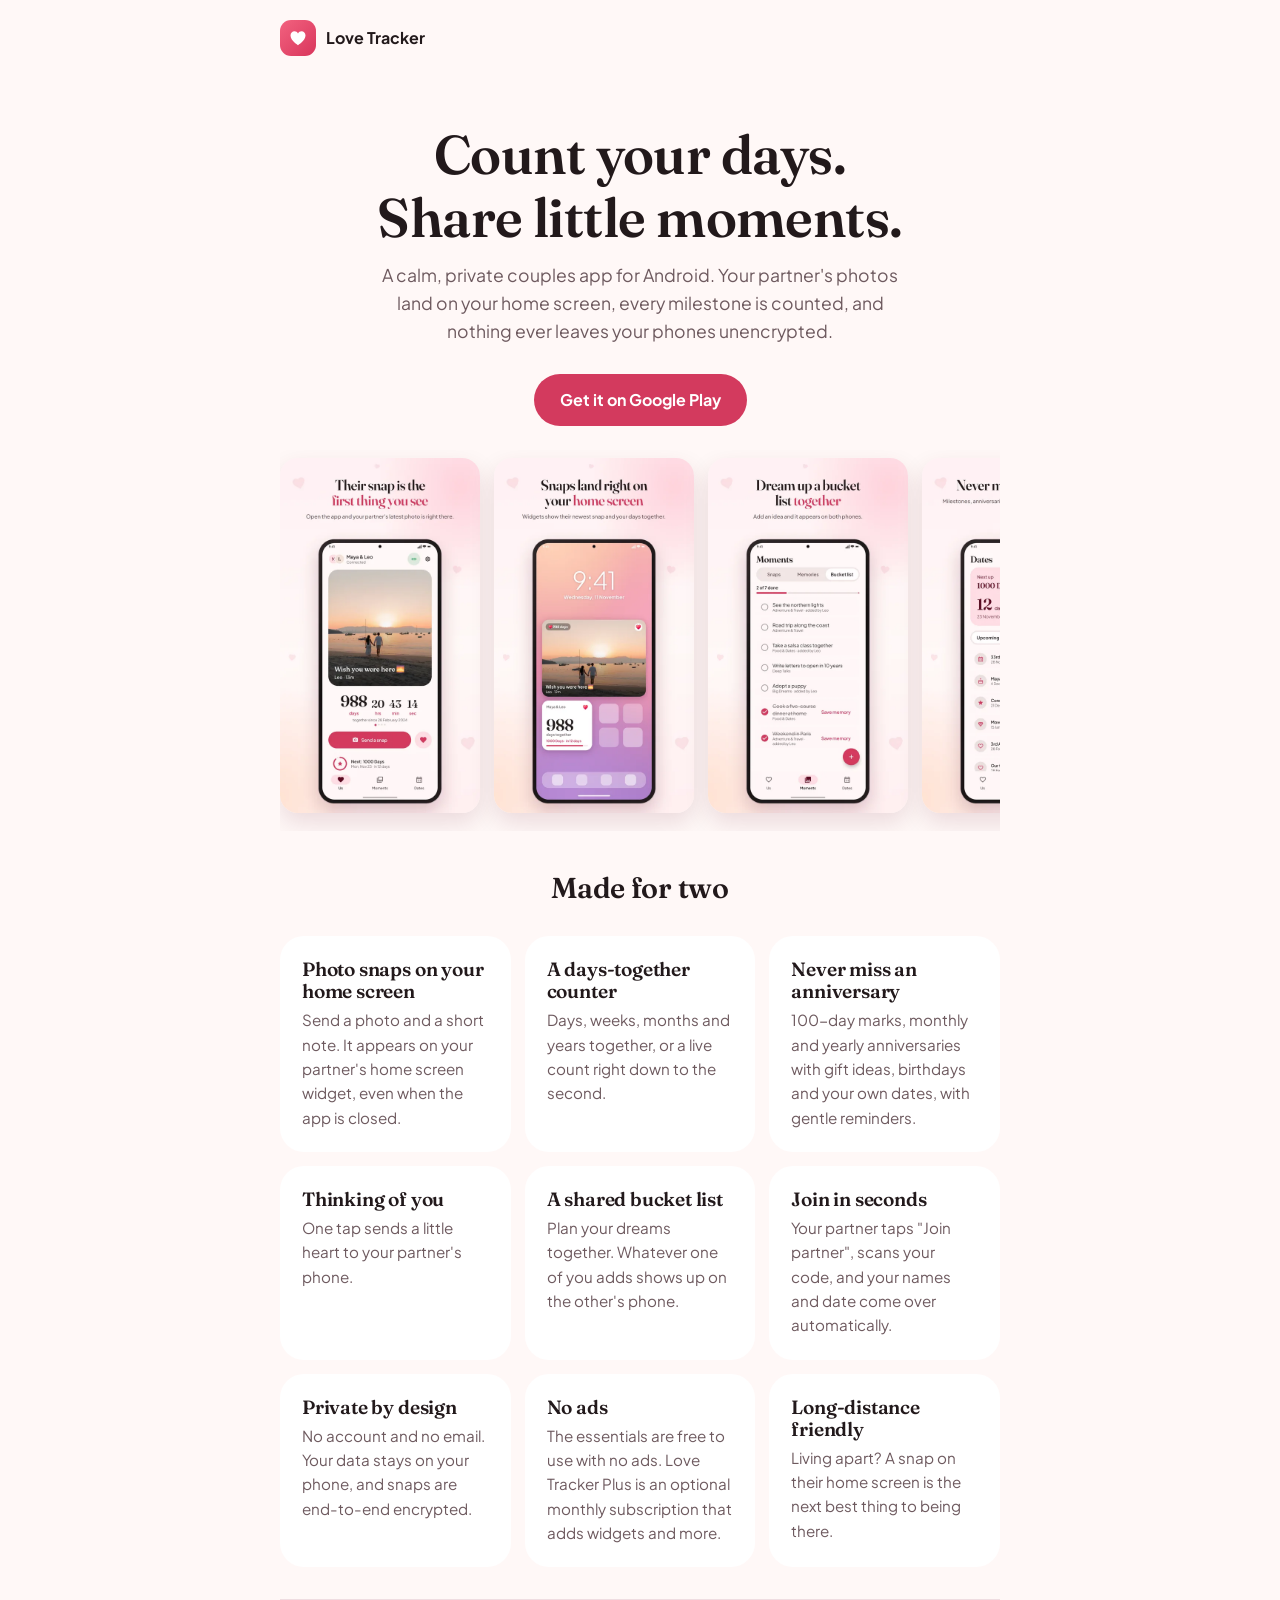
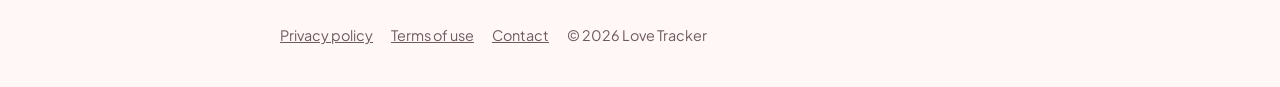
<file: index.html>
<!doctype html>
<html lang="en">
<head>
  <meta charset="utf-8">
  <meta name="google-site-verification" content="Z-P4SJYB1-ysEVl-TjxE2D0aKVkSlCfbXEGhFH1Hl5w">
  <meta name="viewport" content="width=device-width, initial-scale=1">
  <title>Love Tracker: Couple Widget &amp; Days Together Counter</title>
  <meta name="description" content="A private couples app for Android. Send photo snaps to your partner's home screen widget, count your days together and never miss an anniversary. No account, no ads.">
  <link rel="canonical" href="https://naeemsabir1.github.io/love-tracker-site/">
  <meta name="robots" content="index, follow, max-image-preview:large">
  <meta name="theme-color" content="#d33a5e">

  <meta property="og:type" content="website">
  <meta property="og:site_name" content="Love Tracker">
  <meta property="og:title" content="Love Tracker: Couple Widget &amp; Days Together Counter">
  <meta property="og:description" content="Send photo snaps to your partner's home screen, count your days together and never miss an anniversary. Private, no account, no ads.">
  <meta property="og:url" content="https://naeemsabir1.github.io/love-tracker-site/">
  <meta property="og:image" content="https://naeemsabir1.github.io/love-tracker-site/og-image.png">
  <meta property="og:image:width" content="1024">
  <meta property="og:image:height" content="500">
  <meta property="og:image:alt" content="Love Tracker app icon with the words: Count your days. Share little moments.">
  <meta name="twitter:card" content="summary_large_image">
  <meta name="twitter:title" content="Love Tracker: Couple Widget &amp; Days Together Counter">
  <meta name="twitter:description" content="Photo snaps on your partner's home screen, a days-together counter and anniversary reminders. Private, no ads.">
  <meta name="twitter:image" content="https://naeemsabir1.github.io/love-tracker-site/og-image.png">

  <link rel="icon" type="image/png" sizes="48x48" href="favicon.png">
  <link rel="icon" type="image/png" sizes="192x192" href="icon-192.png">
  <link rel="apple-touch-icon" href="apple-touch-icon.png">

  <script type="application/ld+json">
  {
    "@context": "https://schema.org",
    "@type": "MobileApplication",
    "name": "Love Tracker: Couple Widget",
    "alternateName": "Love Tracker",
    "operatingSystem": "Android",
    "applicationCategory": "LifestyleApplication",
    "description": "A private couples app: send photo snaps to your partner's home screen widget, count your days together, plan a shared bucket list and never miss an anniversary.",
    "url": "https://naeemsabir1.github.io/love-tracker-site/",
    "installUrl": "https://play.google.com/store/apps/details?id=com.naeemsabir.lovetracker",
    "image": "https://naeemsabir1.github.io/love-tracker-site/icon-192.png",
    "screenshot": "https://naeemsabir1.github.io/love-tracker-site/img/01-home.webp",
    "offers": { "@type": "Offer", "price": "0", "priceCurrency": "USD" },
    "author": { "@type": "Organization", "name": "Love Tracker", "email": "nsabir.studios@gmail.com" }
  }
  </script>

  <link rel="preconnect" href="https://fonts.googleapis.com">
  <link rel="preconnect" href="https://fonts.gstatic.com" crossorigin>
  <link href="https://fonts.googleapis.com/css2?family=Fraunces:opsz,wght@9..144,600&family=Plus+Jakarta+Sans:wght@400;600;700&display=swap" rel="stylesheet">
  <link rel="stylesheet" href="style.css">
</head>
<body>
  <div class="wrap">
    <header class="top">
      <a href="./"><span class="logo"><svg viewBox="0 0 24 24" fill="#fff" aria-hidden="true"><path d="M12 20.6S3 15.1 3 9c0-2.8 2.2-5 4.8-5 1.8 0 3.3 1 4.2 2.5C12.9 5 14.4 4 16.2 4 18.8 4 21 6.2 21 9c0 6.1-9 11.6-9 11.6z"/></svg></span>Love Tracker</a>
    </header>

    <main>
      <section class="hero">
        <h1>Count your days.<br>Share little moments.</h1>
        <p>A calm, private couples app for Android. Your partner's photos land on your home screen, every milestone is counted, and nothing ever leaves your phones unencrypted.</p>
        <a class="btn" href="https://play.google.com/store/apps/details?id=com.naeemsabir.lovetracker">Get it on Google Play</a>
      </section>

      <section class="shots" aria-label="App screenshots">
        <img src="img/01-home.webp" width="540" height="960" alt="Home screen with the partner's latest photo snap and a live days-together counter">
        <img src="img/02-widgets.webp" width="540" height="960" alt="Android home screen with the Love Tracker photo widget and days-together widget" loading="lazy">
        <img src="img/04-bucket-list.webp" width="540" height="960" alt="Shared couples bucket list" loading="lazy">
        <img src="img/05-dates.webp" width="540" height="960" alt="Upcoming anniversaries, birthdays and milestones" loading="lazy">
      </section>

      <h2 class="center">Made for two</h2>
      <div class="grid">
        <div class="card"><h3>Photo snaps on your home screen</h3><p>Send a photo and a short note. It appears on your partner's home screen widget, even when the app is closed.</p></div>
        <div class="card"><h3>A days-together counter</h3><p>Days, weeks, months and years together, or a live count right down to the second.</p></div>
        <div class="card"><h3>Never miss an anniversary</h3><p>100-day marks, monthly and yearly anniversaries with gift ideas, birthdays and your own dates, with gentle reminders.</p></div>
        <div class="card"><h3>Thinking of you</h3><p>One tap sends a little heart to your partner's phone.</p></div>
        <div class="card"><h3>A shared bucket list</h3><p>Plan your dreams together. Whatever one of you adds shows up on the other's phone.</p></div>
        <div class="card"><h3>Join in seconds</h3><p>Your partner taps "Join partner", scans your code, and your names and date come over automatically.</p></div>
        <div class="card"><h3>Private by design</h3><p>No account and no email. Your data stays on your phone, and snaps are end-to-end encrypted.</p></div>
        <div class="card"><h3>No ads</h3><p>The essentials are free to use with no ads. Love Tracker Plus is an optional monthly subscription that adds widgets and more.</p></div>
        <div class="card"><h3>Long-distance friendly</h3><p>Living apart? A snap on their home screen is the next best thing to being there.</p></div>
      </div>
    </main>

    <footer>
      <a href="privacy.html">Privacy policy</a>
      <a href="terms.html">Terms of use</a>
      <a href="mailto:nsabir.studios@gmail.com">Contact</a>
      <span>© 2026 Love Tracker</span>
    </footer>
  </div>
</body>
</html>
</file>
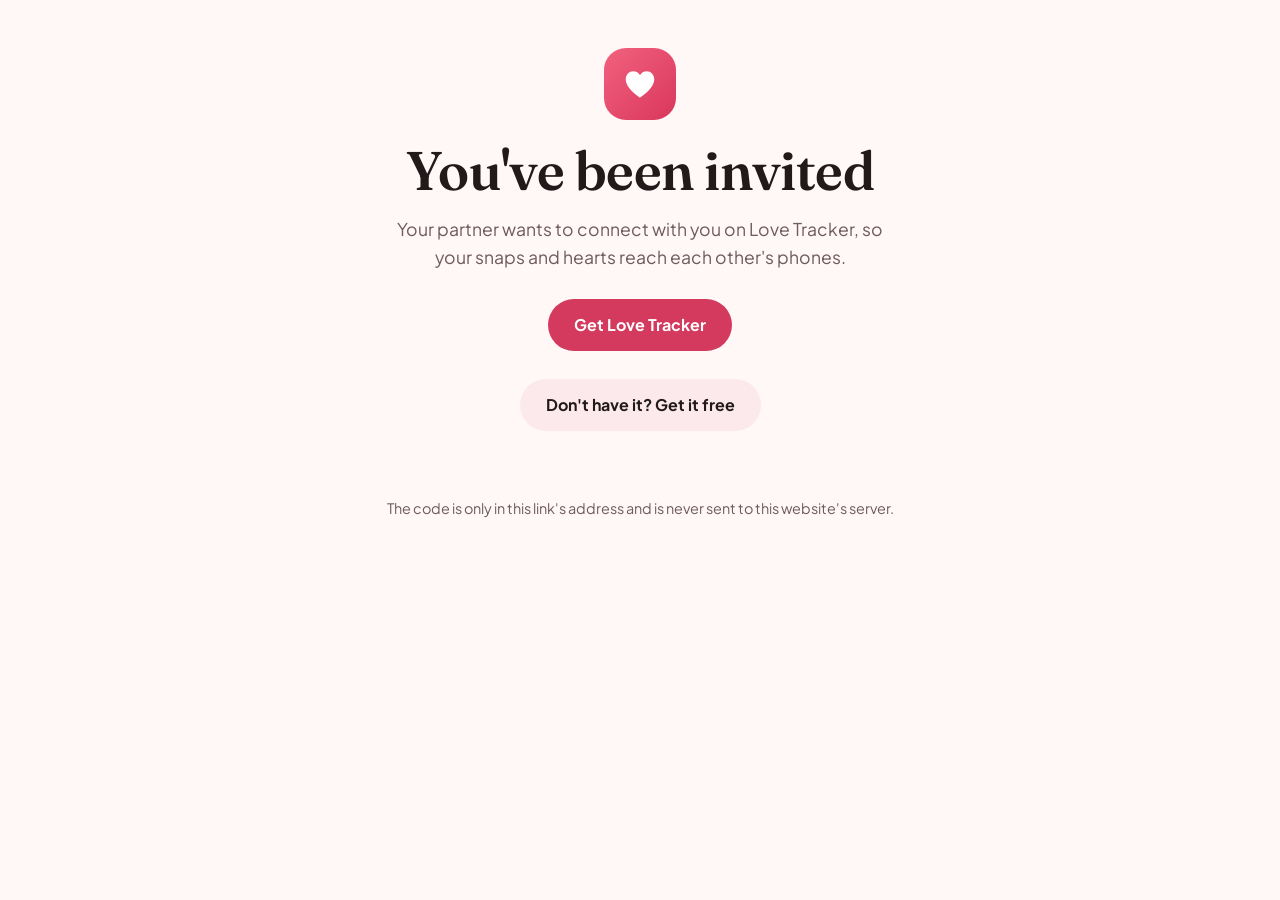
<file: pair/index.html>
<!doctype html>
<html lang="en">
<head>
  <meta charset="utf-8">
  <meta name="viewport" content="width=device-width, initial-scale=1">
  <meta name="robots" content="noindex">
  <title>Join me on Love Tracker</title>
  <meta property="og:title" content="Join me on Love Tracker">
  <meta property="og:description" content="Tap to connect our phones and send each other snaps.">
  <link href="https://fonts.googleapis.com/css2?family=Fraunces:opsz,wght@9..144,600&family=Plus+Jakarta+Sans:wght@400;600;700&display=swap" rel="stylesheet">
  <link rel="stylesheet" href="../style.css">
</head>
<body>
  <div class="wrap center">
    <section class="hero">
      <span class="logo" style="width:72px;height:72px;border-radius:22px;margin:0 auto 20px"><svg viewBox="0 0 24 24" fill="#fff" style="width:38px;height:38px"><path d="M12 20.6S3 15.1 3 9c0-2.8 2.2-5 4.8-5 1.8 0 3.3 1 4.2 2.5C12.9 5 14.4 4 16.2 4 18.8 4 21 6.2 21 9c0 6.1-9 11.6-9 11.6z"/></svg></span>
      <h1>You've been invited</h1>
      <p>Your partner wants to connect with you on Love Tracker, so your snaps and hearts reach each other's phones.</p>
      <p><a id="open" class="btn" href="#">Open in Love Tracker</a></p>
      <p style="margin-top:12px"><a class="btn secondary" href="https://play.google.com/store/apps/details?id=com.naeemsabir.lovetracker">Don't have it? Get it free</a></p>
      <div id="manual" style="margin-top:28px">
        <p>Or, in the app, go to <b>Connect → Their code</b> and enter:</p>
        <div class="code" id="code">—</div>
      </div>
    </section>
    <p style="color:var(--muted);font-size:.9rem">The code is only in this link's address and is never sent to this website's server.</p>
  </div>
  <script>
    // The code lives in the #fragment, which browsers never send to the server.
    var raw = (location.hash || "").replace("#", "").toUpperCase().replace(/[^0-9A-Z]/g, "");
    var pkg = "com.naeemsabir.lovetracker";
    var store = "https://play.google.com/store/apps/details?id=" + pkg;
    var open = document.getElementById("open");
    if (raw.length === 16) {
      document.getElementById("code").textContent = raw.match(/.{1,4}/g).join("-");
      open.href = "intent://pair/" + raw + "#Intent;scheme=lovetracker;package=" + pkg +
        ";S.browser_fallback_url=" + encodeURIComponent(store) + ";end";
    } else {
      document.getElementById("manual").style.display = "none";
      open.href = store;
      open.textContent = "Get Love Tracker";
    }
  </script>
</body>
</html>
</file>
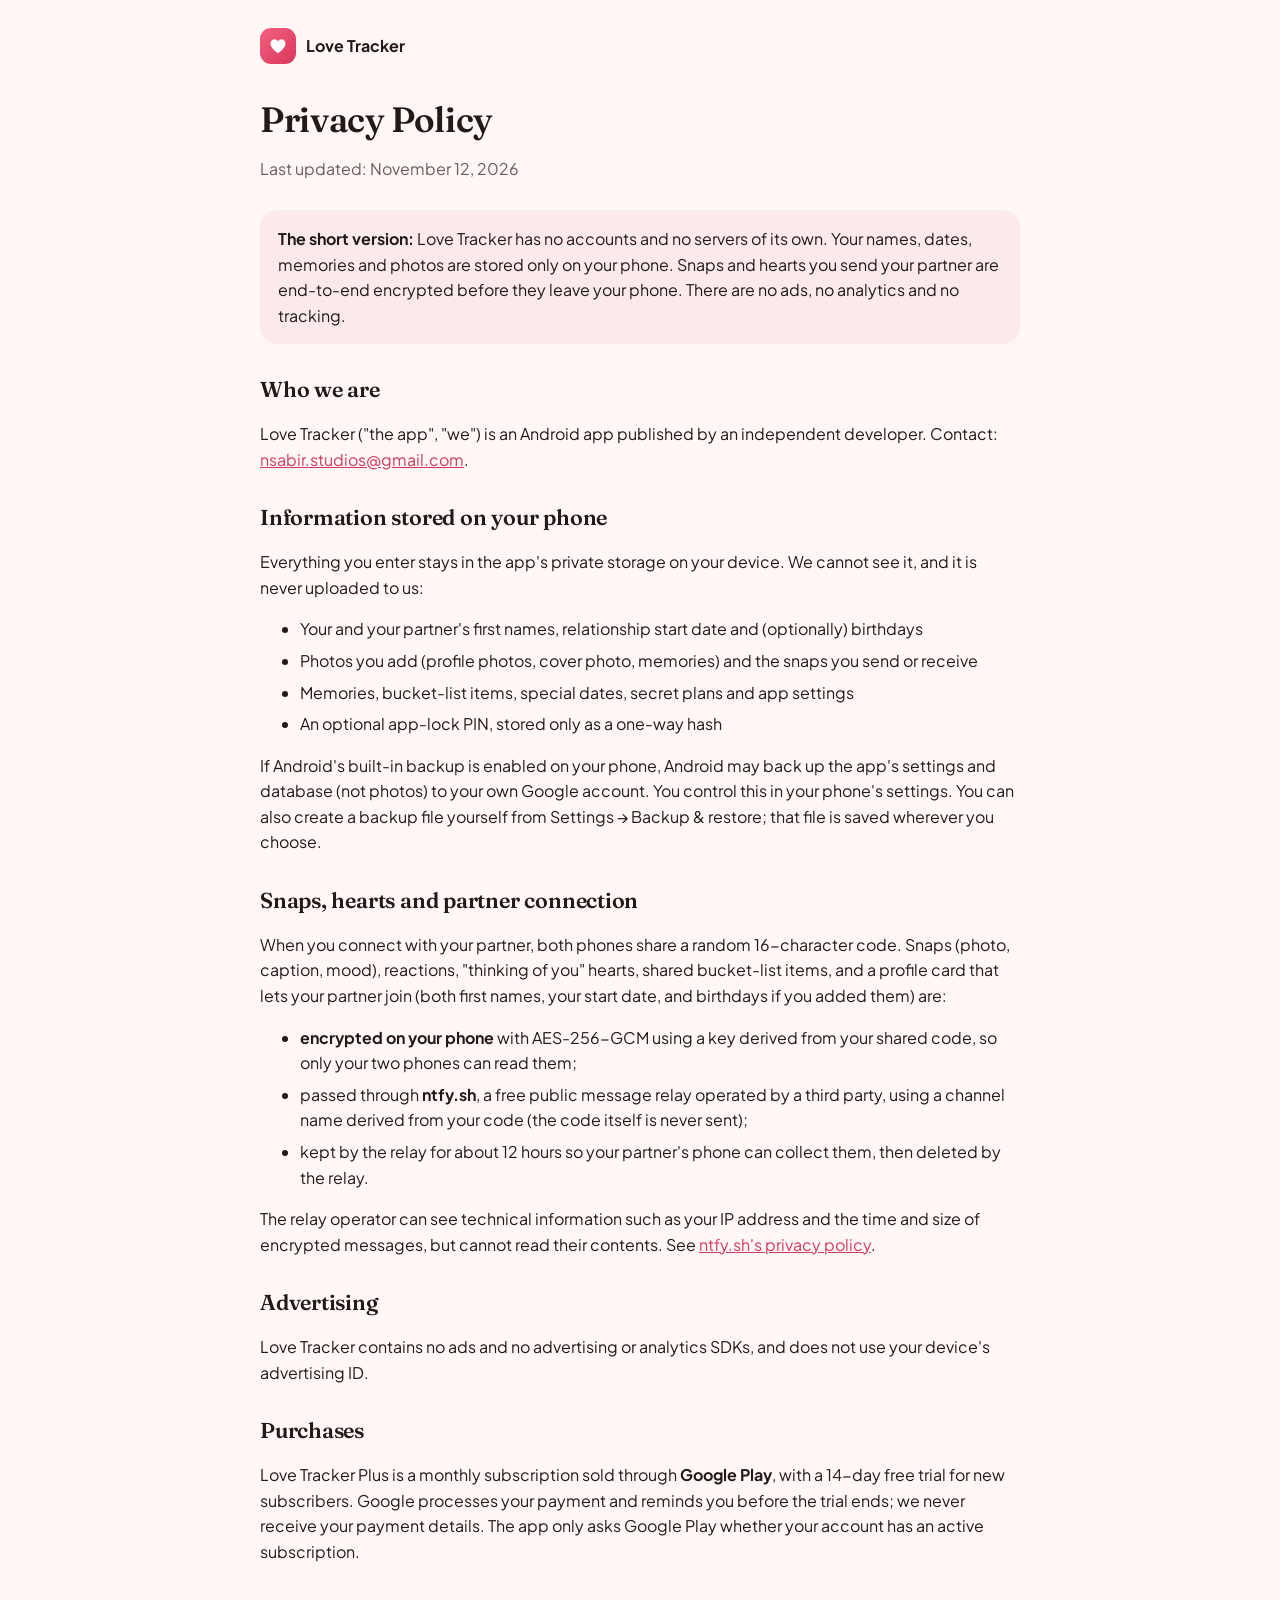
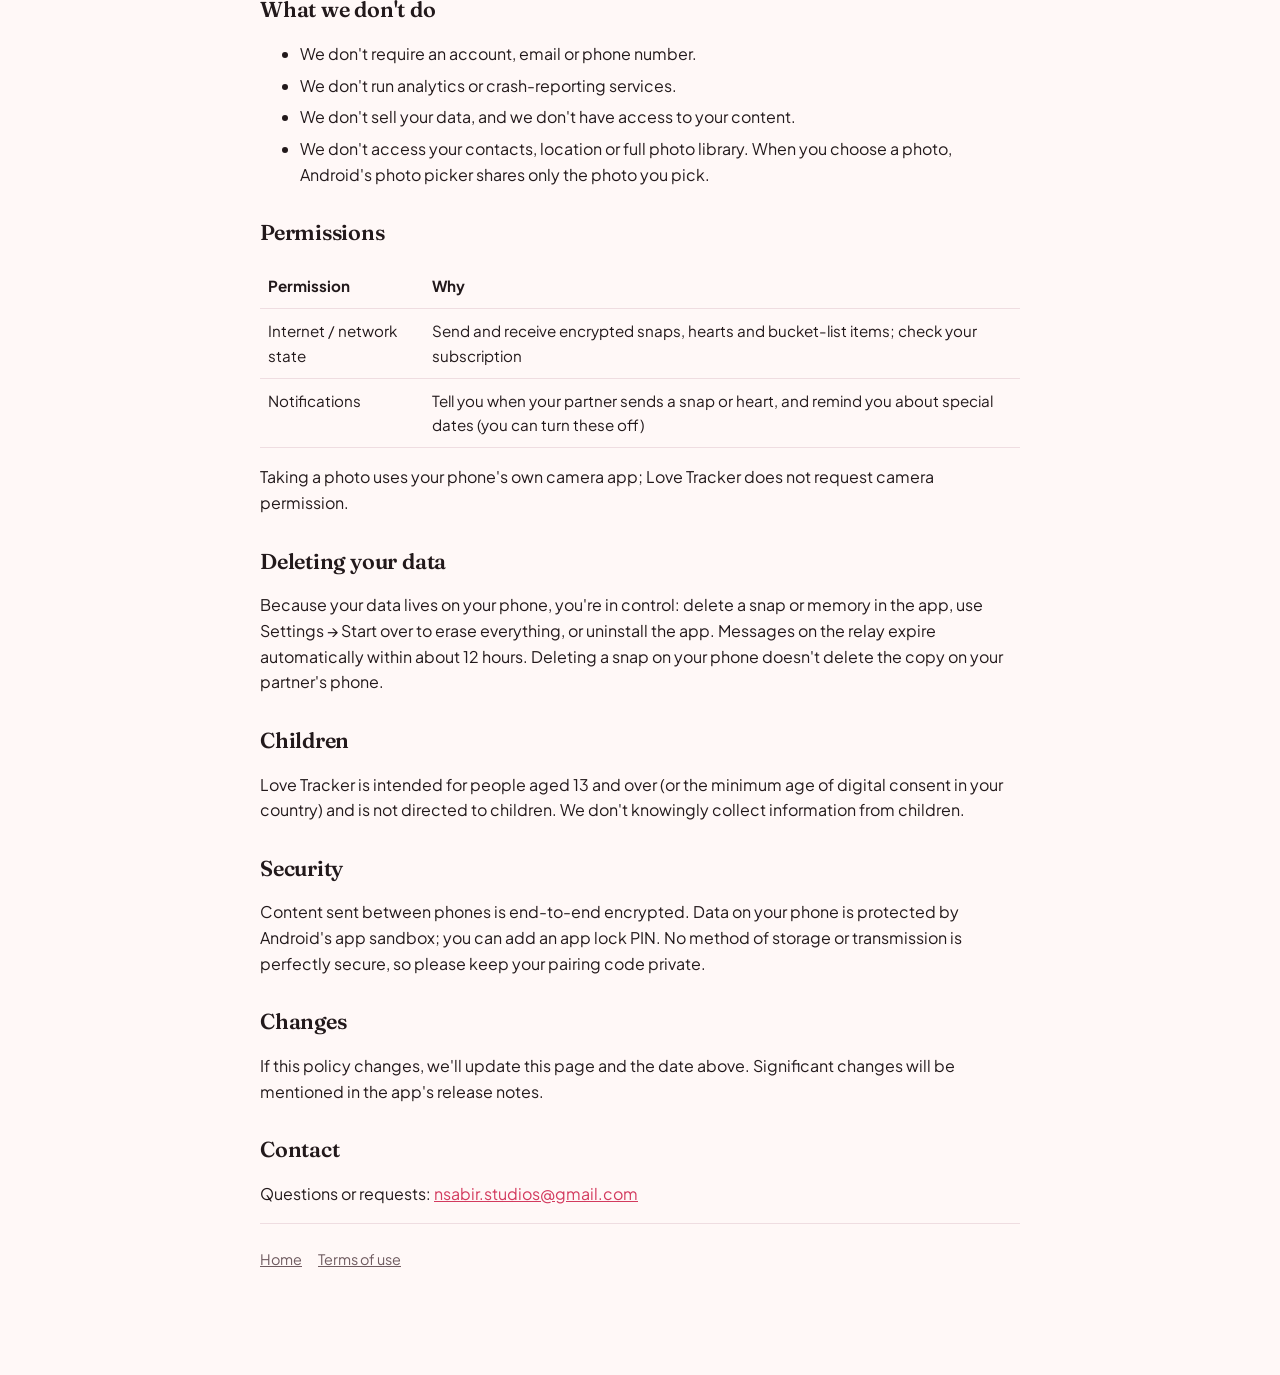
<file: privacy.html>
<!doctype html>
<html lang="en">
<head>
  <meta charset="utf-8">
  <meta name="viewport" content="width=device-width, initial-scale=1">
  <title>Privacy Policy — Love Tracker</title>
  <meta name="description" content="How Love Tracker handles your data: no account, no ads or analytics, everything stored on your phone and snaps end-to-end encrypted.">
  <link rel="canonical" href="https://naeemsabir1.github.io/love-tracker-site/privacy.html">
  <link rel="icon" type="image/png" sizes="48x48" href="favicon.png">
  <link href="https://fonts.googleapis.com/css2?family=Fraunces:opsz,wght@9..144,600&family=Plus+Jakarta+Sans:wght@400;600;700&display=swap" rel="stylesheet">
  <link rel="stylesheet" href="style.css">
</head>
<body>
<div class="wrap doc">
  <header class="top"><a href="./"><span class="logo"><svg viewBox="0 0 24 24" fill="#fff"><path d="M12 20.6S3 15.1 3 9c0-2.8 2.2-5 4.8-5 1.8 0 3.3 1 4.2 2.5C12.9 5 14.4 4 16.2 4 18.8 4 21 6.2 21 9c0 6.1-9 11.6-9 11.6z"/></svg></span>Love Tracker</a></header>
  <h1>Privacy Policy</h1>
  <p class="updated">Last updated: November 12, 2026</p>

  <div class="note">
    <b>The short version:</b> Love Tracker has no accounts and no servers of its own. Your names, dates, memories and photos are stored only on your phone. Snaps and hearts you send your partner are end-to-end encrypted before they leave your phone. There are no ads, no analytics and no tracking.
  </div>

  <h2>Who we are</h2>
  <p>Love Tracker ("the app", "we") is an Android app published by an independent developer. Contact: <a href="mailto:nsabir.studios@gmail.com">nsabir.studios@gmail.com</a>.</p>

  <h2>Information stored on your phone</h2>
  <p>Everything you enter stays in the app's private storage on your device. We cannot see it, and it is never uploaded to us:</p>
  <ul>
    <li>Your and your partner's first names, relationship start date and (optionally) birthdays</li>
    <li>Photos you add (profile photos, cover photo, memories) and the snaps you send or receive</li>
    <li>Memories, bucket-list items, special dates, secret plans and app settings</li>
    <li>An optional app-lock PIN, stored only as a one-way hash</li>
  </ul>
  <p>If Android's built-in backup is enabled on your phone, Android may back up the app's settings and database (not photos) to your own Google account. You control this in your phone's settings. You can also create a backup file yourself from Settings → Backup &amp; restore; that file is saved wherever you choose.</p>

  <h2>Snaps, hearts and partner connection</h2>
  <p>When you connect with your partner, both phones share a random 16-character code. Snaps (photo, caption, mood), reactions, "thinking of you" hearts, shared bucket-list items, and a profile card that lets your partner join (both first names, your start date, and birthdays if you added them) are:</p>
  <ul>
    <li><b>encrypted on your phone</b> with AES-256-GCM using a key derived from your shared code, so only your two phones can read them;</li>
    <li>passed through <b>ntfy.sh</b>, a free public message relay operated by a third party, using a channel name derived from your code (the code itself is never sent);</li>
    <li>kept by the relay for about 12 hours so your partner's phone can collect them, then deleted by the relay.</li>
  </ul>
  <p>The relay operator can see technical information such as your IP address and the time and size of encrypted messages, but cannot read their contents. See <a href="https://ntfy.sh/docs/privacy/">ntfy.sh's privacy policy</a>.</p>

  <h2>Advertising</h2>
  <p>Love Tracker contains no ads and no advertising or analytics SDKs, and does not use your device's advertising ID.</p>

  <h2>Purchases</h2>
  <p>Love Tracker Plus is a monthly subscription sold through <b>Google Play</b>, with a 14-day free trial for new subscribers. Google processes your payment and reminds you before the trial ends; we never receive your payment details. The app only asks Google Play whether your account has an active subscription.</p>

  <h2>What we don't do</h2>
  <ul>
    <li>We don't require an account, email or phone number.</li>
    <li>We don't run analytics or crash-reporting services.</li>
    <li>We don't sell your data, and we don't have access to your content.</li>
    <li>We don't access your contacts, location or full photo library. When you choose a photo, Android's photo picker shares only the photo you pick.</li>
  </ul>

  <h2>Permissions</h2>
  <table>
    <tr><th>Permission</th><th>Why</th></tr>
    <tr><td>Internet / network state</td><td>Send and receive encrypted snaps, hearts and bucket-list items; check your subscription</td></tr>
    <tr><td>Notifications</td><td>Tell you when your partner sends a snap or heart, and remind you about special dates (you can turn these off)</td></tr>
  </table>
  <p>Taking a photo uses your phone's own camera app; Love Tracker does not request camera permission.</p>

  <h2>Deleting your data</h2>
  <p>Because your data lives on your phone, you're in control: delete a snap or memory in the app, use Settings → Start over to erase everything, or uninstall the app. Messages on the relay expire automatically within about 12 hours. Deleting a snap on your phone doesn't delete the copy on your partner's phone.</p>

  <h2>Children</h2>
  <p>Love Tracker is intended for people aged 13 and over (or the minimum age of digital consent in your country) and is not directed to children. We don't knowingly collect information from children.</p>

  <h2>Security</h2>
  <p>Content sent between phones is end-to-end encrypted. Data on your phone is protected by Android's app sandbox; you can add an app lock PIN. No method of storage or transmission is perfectly secure, so please keep your pairing code private.</p>

  <h2>Changes</h2>
  <p>If this policy changes, we'll update this page and the date above. Significant changes will be mentioned in the app's release notes.</p>

  <h2>Contact</h2>
  <p>Questions or requests: <a href="mailto:nsabir.studios@gmail.com">nsabir.studios@gmail.com</a></p>

  <footer><a href="./">Home</a><a href="terms.html">Terms of use</a></footer>
</div>
</body>
</html>
</file>
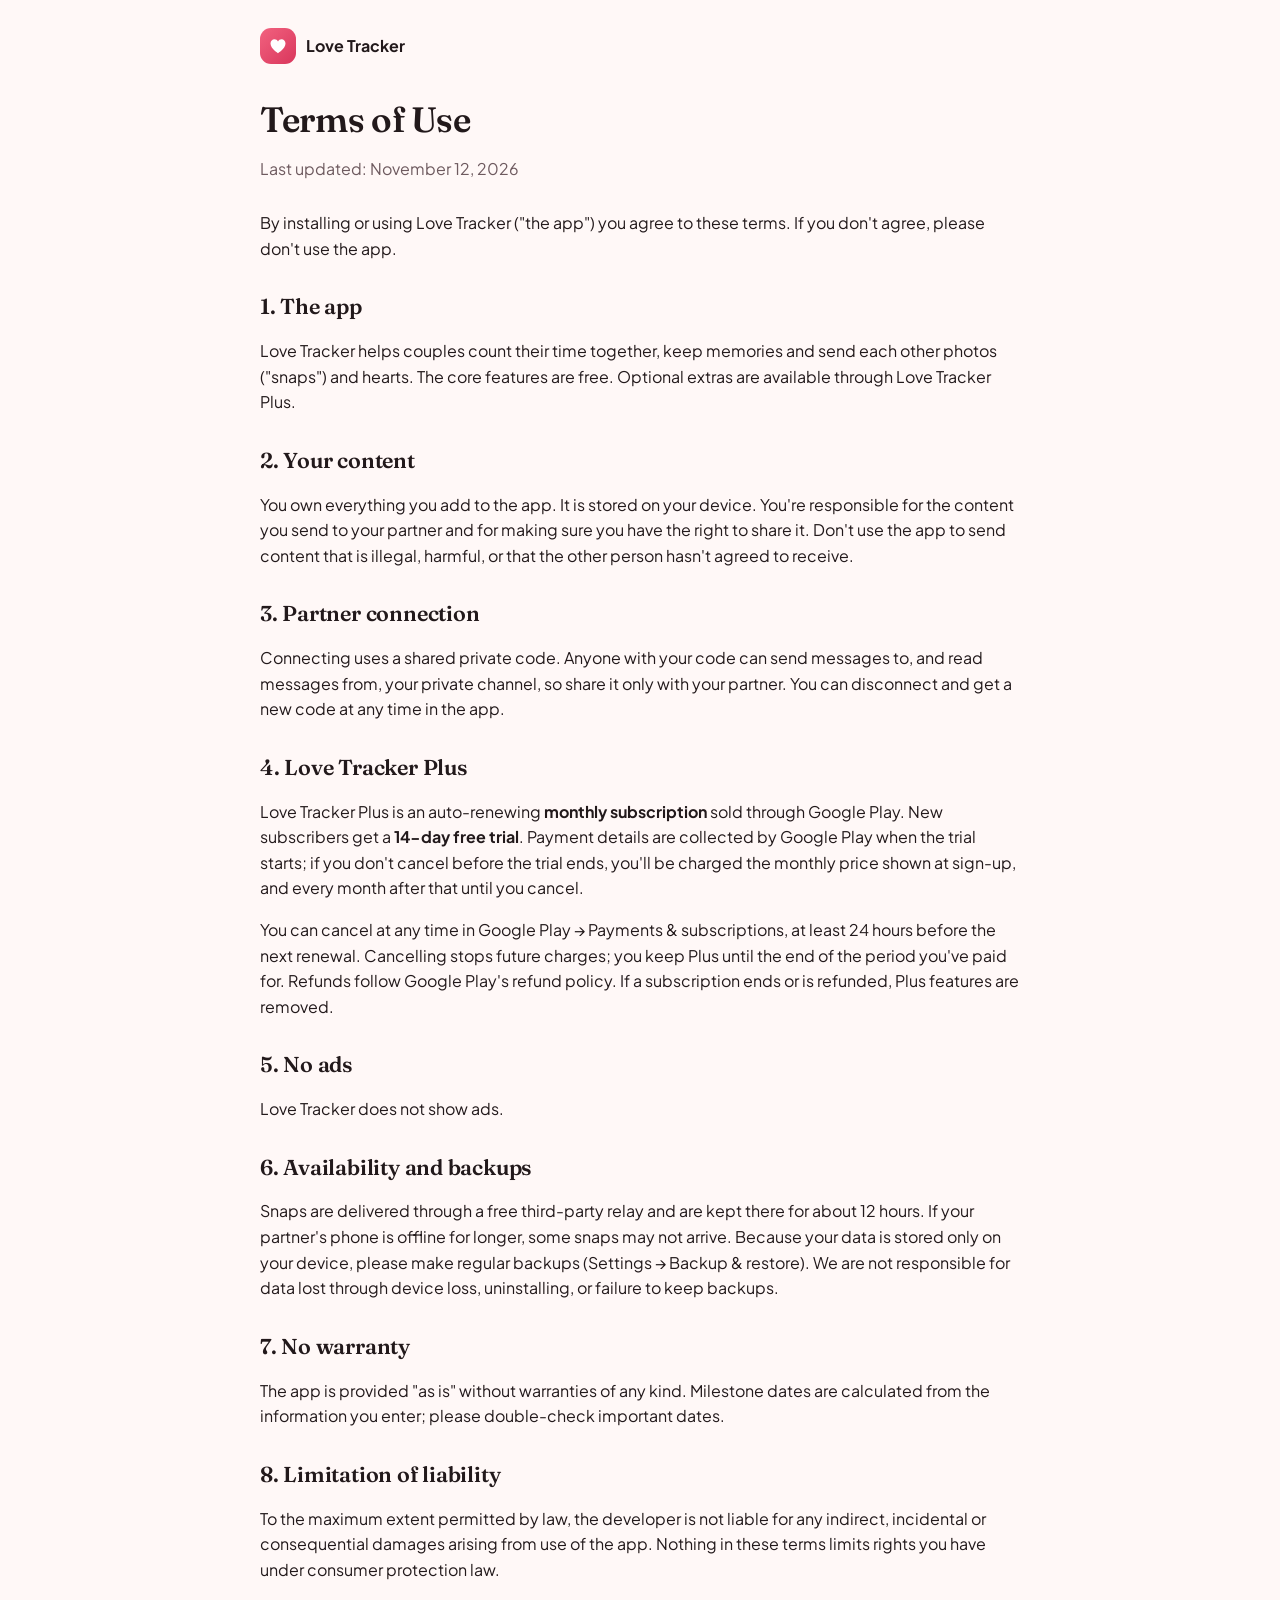
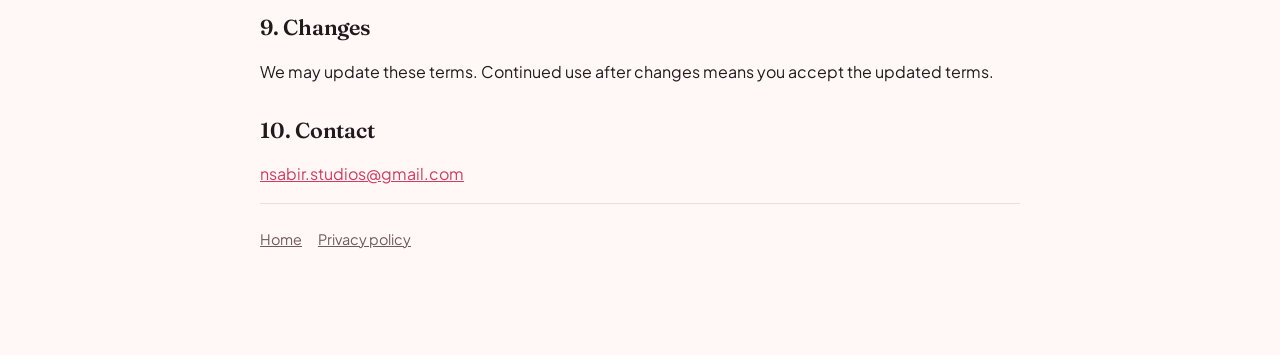
<file: terms.html>
<!doctype html>
<html lang="en">
<head>
  <meta charset="utf-8">
  <meta name="viewport" content="width=device-width, initial-scale=1">
  <title>Terms of Use — Love Tracker</title>
  <meta name="description" content="The terms of use for Love Tracker, including the optional Love Tracker Plus monthly subscription and free trial through Google Play.">
  <link rel="canonical" href="https://naeemsabir1.github.io/love-tracker-site/terms.html">
  <link rel="icon" type="image/png" sizes="48x48" href="favicon.png">
  <link href="https://fonts.googleapis.com/css2?family=Fraunces:opsz,wght@9..144,600&family=Plus+Jakarta+Sans:wght@400;600;700&display=swap" rel="stylesheet">
  <link rel="stylesheet" href="style.css">
</head>
<body>
<div class="wrap doc">
  <header class="top"><a href="./"><span class="logo"><svg viewBox="0 0 24 24" fill="#fff"><path d="M12 20.6S3 15.1 3 9c0-2.8 2.2-5 4.8-5 1.8 0 3.3 1 4.2 2.5C12.9 5 14.4 4 16.2 4 18.8 4 21 6.2 21 9c0 6.1-9 11.6-9 11.6z"/></svg></span>Love Tracker</a></header>
  <h1>Terms of Use</h1>
  <p class="updated">Last updated: November 12, 2026</p>

  <p>By installing or using Love Tracker ("the app") you agree to these terms. If you don't agree, please don't use the app.</p>

  <h2>1. The app</h2>
  <p>Love Tracker helps couples count their time together, keep memories and send each other photos ("snaps") and hearts. The core features are free. Optional extras are available through Love Tracker Plus.</p>

  <h2>2. Your content</h2>
  <p>You own everything you add to the app. It is stored on your device. You're responsible for the content you send to your partner and for making sure you have the right to share it. Don't use the app to send content that is illegal, harmful, or that the other person hasn't agreed to receive.</p>

  <h2>3. Partner connection</h2>
  <p>Connecting uses a shared private code. Anyone with your code can send messages to, and read messages from, your private channel, so share it only with your partner. You can disconnect and get a new code at any time in the app.</p>

  <h2>4. Love Tracker Plus</h2>
  <p>Love Tracker Plus is an auto-renewing <b>monthly subscription</b> sold through Google Play. New subscribers get a <b>14-day free trial</b>. Payment details are collected by Google Play when the trial starts; if you don't cancel before the trial ends, you'll be charged the monthly price shown at sign-up, and every month after that until you cancel.</p>
  <p>You can cancel at any time in Google Play → Payments &amp; subscriptions, at least 24 hours before the next renewal. Cancelling stops future charges; you keep Plus until the end of the period you've paid for. Refunds follow Google Play's refund policy. If a subscription ends or is refunded, Plus features are removed.</p>

  <h2>5. No ads</h2>
  <p>Love Tracker does not show ads.</p>

  <h2>6. Availability and backups</h2>
  <p>Snaps are delivered through a free third-party relay and are kept there for about 12 hours. If your partner's phone is offline for longer, some snaps may not arrive. Because your data is stored only on your device, please make regular backups (Settings → Backup &amp; restore). We are not responsible for data lost through device loss, uninstalling, or failure to keep backups.</p>

  <h2>7. No warranty</h2>
  <p>The app is provided "as is" without warranties of any kind. Milestone dates are calculated from the information you enter; please double-check important dates.</p>

  <h2>8. Limitation of liability</h2>
  <p>To the maximum extent permitted by law, the developer is not liable for any indirect, incidental or consequential damages arising from use of the app. Nothing in these terms limits rights you have under consumer protection law.</p>

  <h2>9. Changes</h2>
  <p>We may update these terms. Continued use after changes means you accept the updated terms.</p>

  <h2>10. Contact</h2>
  <p><a href="mailto:nsabir.studios@gmail.com">nsabir.studios@gmail.com</a></p>

  <footer><a href="./">Home</a><a href="privacy.html">Privacy policy</a></footer>
</div>
</body>
</html>
</file>
<file: style.css>
:root {
  --bg: #fff8f7;
  --surface: #ffffff;
  --soft: #fbe9ec;
  --text: #22191b;
  --muted: #6e5a5f;
  --accent: #d33a5e;
  --accent-ink: #ffffff;
  --line: #efdde1;
  --radius: 24px;
  color-scheme: light dark;
}
@media (prefers-color-scheme: dark) {
  :root {
    --bg: #151012;
    --surface: #1e1719;
    --soft: #2a1f22;
    --text: #f1e3e5;
    --muted: #c9b4b9;
    --accent: #ff8ea6;
    --accent-ink: #4a0b1c;
    --line: #3a2e31;
  }
}
* { box-sizing: border-box; }
html { -webkit-text-size-adjust: 100%; }
body {
  margin: 0;
  background: var(--bg);
  color: var(--text);
  font: 16px/1.6 "Plus Jakarta Sans", system-ui, -apple-system, "Segoe UI", Roboto, sans-serif;
}
h1, h2, h3 { font-family: "Fraunces", Georgia, serif; font-weight: 600; line-height: 1.15; letter-spacing: -0.01em; }
a { color: var(--accent); }
.wrap { max-width: 760px; margin: 0 auto; padding: 0 20px; }
header.top { display: flex; align-items: center; gap: 10px; padding: 20px 0; }
header.top a { color: var(--text); text-decoration: none; font-weight: 700; display: flex; align-items: center; gap: 10px; }
.logo { width: 36px; height: 36px; border-radius: 11px; background: linear-gradient(135deg, #f2627f, #d9365c); display: grid; place-items: center; }
.logo svg { width: 20px; height: 20px; }
.hero { text-align: center; padding: 48px 0 24px; }
.hero h1 { font-size: clamp(2.2rem, 7vw, 3.4rem); margin: 0 0 12px; }
.hero p { color: var(--muted); font-size: 1.1rem; margin: 0 auto 28px; max-width: 520px; }
.btn { display: inline-flex; align-items: center; justify-content: center; gap: 8px; min-height: 52px; padding: 0 26px; border-radius: 999px; background: var(--accent); color: var(--accent-ink); font-weight: 700; text-decoration: none; border: 0; font-size: 1rem; cursor: pointer; }
.btn.secondary { background: var(--soft); color: var(--text); }
.grid { display: grid; gap: 14px; grid-template-columns: repeat(auto-fit, minmax(210px, 1fr)); margin: 32px 0; }
.card { background: var(--surface); border-radius: var(--radius); padding: 22px; }
.card h3 { margin: 0 0 6px; font-size: 1.2rem; }
.card p { margin: 0; color: var(--muted); font-size: 0.95rem; }
.doc { padding: 8px 0 64px; }
.doc h1 { font-size: 2.2rem; margin: 16px 0 4px; }
.doc .updated { color: var(--muted); margin-bottom: 28px; }
.doc h2 { font-size: 1.35rem; margin-top: 34px; }
.doc li { margin: 6px 0; }
.note { background: var(--soft); border-radius: 18px; padding: 16px 18px; }
table { width: 100%; border-collapse: collapse; font-size: 0.95rem; }
th, td { text-align: left; padding: 10px 8px; border-bottom: 1px solid var(--line); vertical-align: top; }
footer { border-top: 1px solid var(--line); color: var(--muted); font-size: 0.9rem; padding: 24px 0 40px; }
footer a { color: var(--muted); margin-right: 16px; }
.center { text-align: center; }
.code { font-family: ui-monospace, Menlo, Consolas, monospace; font-size: 1.3rem; letter-spacing: 0.08em; background: var(--surface); border-radius: 16px; padding: 14px 18px; display: inline-block; margin: 12px 0; word-break: break-all; }
.shots { display: flex; gap: 14px; overflow-x: auto; padding: 8px 2px 18px; scroll-snap-type: x mandatory; -webkit-overflow-scrolling: touch; }
.shots img { flex: 0 0 auto; width: min(44vw, 200px); height: auto; border-radius: 18px; scroll-snap-align: start; box-shadow: 0 10px 24px rgba(91, 11, 34, 0.12); }
main h2 { font-size: 1.8rem; margin: 40px 0 0; }
</file>
